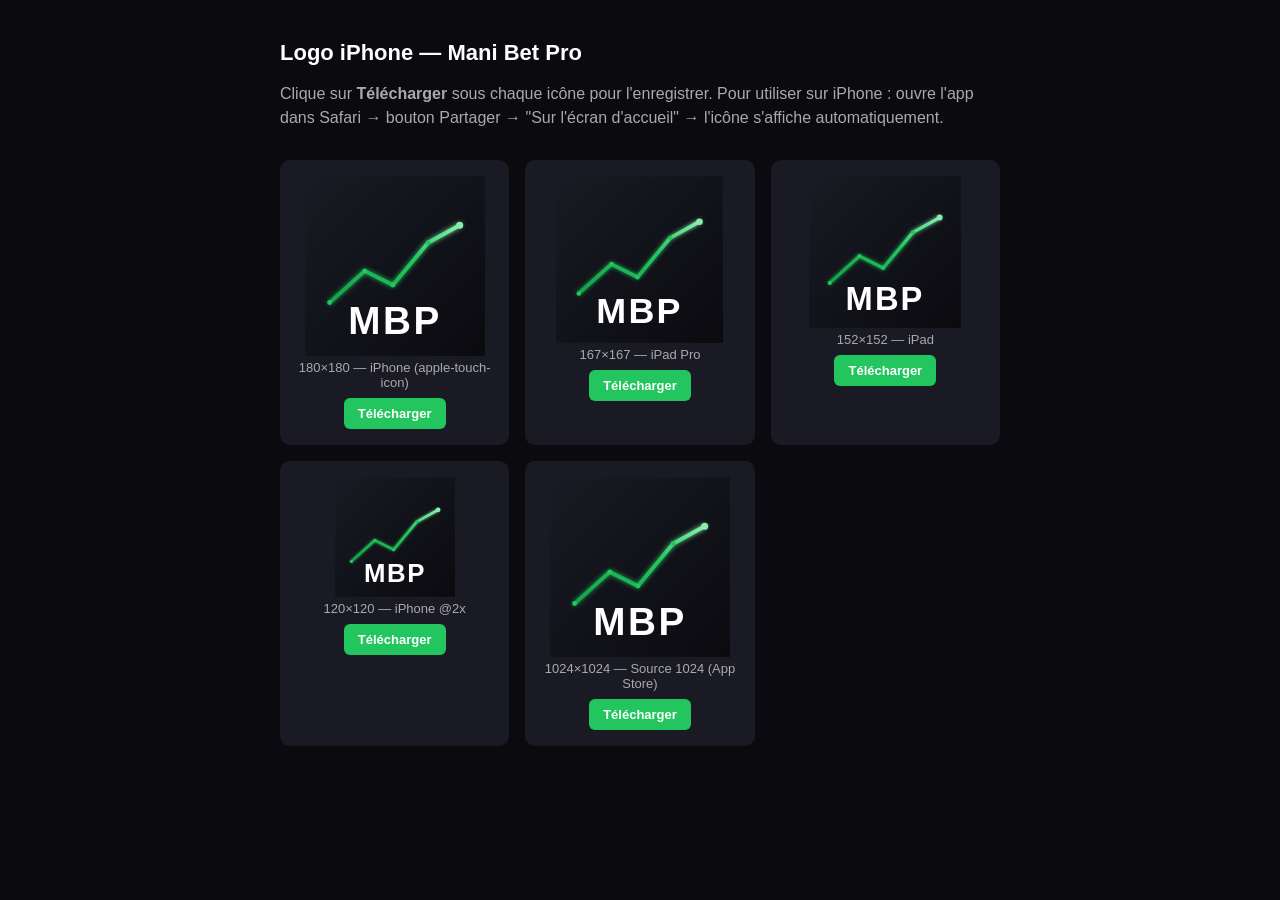
<file: assets/icons/generate-icons.html>
<!DOCTYPE html>
<html lang="fr">
<head>
<meta charset="UTF-8">
<title>MBP — Générer icônes iPhone</title>
<style>
  body { font-family: -apple-system, sans-serif; background: #0a0a0f; color: #fff;
         padding: 40px; max-width: 720px; margin: 0 auto; }
  h1 { font-size: 22px; margin: 0 0 8px; }
  p  { color: #aaa; line-height: 1.5; }
  .grid { display: grid; gap: 16px; grid-template-columns: repeat(auto-fill, minmax(200px, 1fr)); margin-top: 30px; }
  .item { background: #1a1a24; padding: 16px; border-radius: 10px; text-align: center; }
  .item img { display: block; margin: 0 auto 12px; border-radius: 22%; }
  .item button { background: #22c55e; color: #fff; border: 0; padding: 8px 14px;
                 border-radius: 6px; font-weight: 600; cursor: pointer; font-size: 13px; }
  .item button:hover { filter: brightness(1.1); }
  .label { font-size: 13px; color: #aaa; margin-bottom: 8px; }
</style>
</head>
<body>
  <h1>Logo iPhone — Mani Bet Pro</h1>
  <p>
    Clique sur <b>Télécharger</b> sous chaque icône pour l'enregistrer.
    Pour utiliser sur iPhone : ouvre l'app dans Safari → bouton Partager →
    "Sur l'écran d'accueil" → l'icône s'affiche automatiquement.
  </p>

  <div class="grid" id="grid"></div>

  <script>
    const sizes = [
      { px: 180, label: 'iPhone (apple-touch-icon)' },
      { px: 167, label: 'iPad Pro' },
      { px: 152, label: 'iPad' },
      { px: 120, label: 'iPhone @2x' },
      { px: 1024, label: 'Source 1024 (App Store)' },
    ];

    const grid = document.getElementById('grid');

    async function loadSvg() {
      const r = await fetch('icon.svg');
      return await r.text();
    }

    function renderToCanvas(svgText, size) {
      return new Promise((resolve) => {
        const blob = new Blob([svgText], { type: 'image/svg+xml' });
        const url  = URL.createObjectURL(blob);
        const img  = new Image();
        img.onload = () => {
          const c = document.createElement('canvas');
          c.width = size; c.height = size;
          const ctx = c.getContext('2d');
          ctx.drawImage(img, 0, 0, size, size);
          URL.revokeObjectURL(url);
          resolve(c);
        };
        img.src = url;
      });
    }

    function download(canvas, name) {
      canvas.toBlob((blob) => {
        const a = document.createElement('a');
        a.href = URL.createObjectURL(blob);
        a.download = name;
        a.click();
        setTimeout(() => URL.revokeObjectURL(a.href), 1000);
      }, 'image/png');
    }

    (async () => {
      const svgText = await loadSvg();
      for (const s of sizes) {
        const canvas = await renderToCanvas(svgText, s.px);
        const item = document.createElement('div');
        item.className = 'item';
        const previewSize = Math.min(s.px, 180);
        const previewCanvas = await renderToCanvas(svgText, previewSize);
        previewCanvas.style.width  = previewSize + 'px';
        previewCanvas.style.height = previewSize + 'px';
        const label = document.createElement('div');
        label.className   = 'label';
        label.textContent = `${s.px}×${s.px} — ${s.label}`;
        const btn = document.createElement('button');
        btn.textContent = 'Télécharger';
        btn.onclick = () => download(canvas, `icon-${s.px}.png`);
        item.append(previewCanvas, label, btn);
        grid.appendChild(item);
      }
    })();
  </script>
</body>
</html>
</file>
